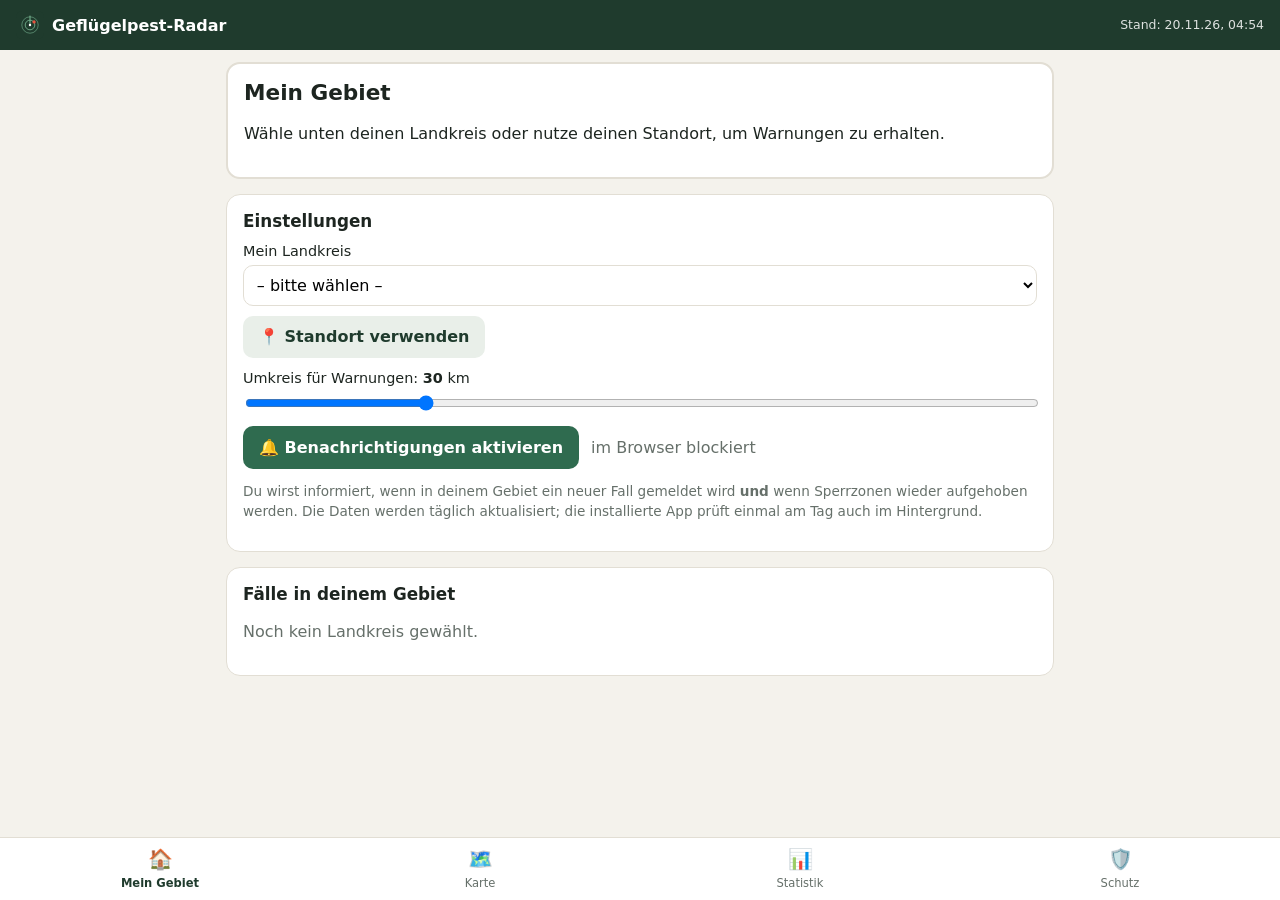
<file: index.html>
<!DOCTYPE html>
<html lang="de">
<head>
  <meta charset="utf-8">
  <meta name="viewport" content="width=device-width, initial-scale=1">
  <title>Geflügelpest-Radar</title>
  <meta name="description" content="Geflügelpest (HPAI) in Deutschland: Karte nach Landkreisen, Warnungen für dein Gebiet, Statistik und Biosicherheit.">
  <meta name="theme-color" content="#1f3b2d">
  <link rel="manifest" href="manifest.webmanifest">
  <link rel="icon" href="icon.svg" type="image/svg+xml">
  <link rel="apple-touch-icon" href="icon-192.png">
  <link rel="stylesheet" href="styles.css">
</head>
<body>
  <header class="topbar">
    <div class="brand">
      <img src="icon.svg" alt="" width="28" height="28">
      <span>Geflügelpest-Radar</span>
    </div>
    <button id="installBtn" class="btn install" type="button" hidden>📲 Installieren</button>
    <span id="dataStamp" class="stamp">Lade Daten …</span>
  </header>

  <div id="demoBanner" class="banner demo" hidden>
    DEMO-DATEN: Die angezeigten Fälle sind fiktiv und dienen nur zum Testen der App.
  </div>
  <div id="alerts"></div>

  <main>
    <!-- Mein Gebiet -->
    <section id="view-gebiet" class="view active">
      <div id="areaStatus" class="status-card">
        <h1>Mein Gebiet</h1>
        <p>Wähle deinen Landkreis, um Warnungen zu erhalten.</p>
      </div>

      <div class="card">
        <h2>Einstellungen</h2>
        <label class="field">
          <span>Mein Landkreis</span>
          <select id="kreisSelect"><option value="">– bitte wählen –</option></select>
        </label>
        <button id="locateBtn" class="btn secondary" type="button">📍 Standort verwenden</button>
        <label class="field">
          <span>Umkreis für Warnungen: <b id="radiusLabel">30</b> km</span>
          <input id="radiusInput" type="range" min="10" max="100" step="5" value="30">
        </label>
        <div class="row">
          <button id="notifyBtn" class="btn" type="button">🔔 Benachrichtigungen aktivieren</button>
          <span id="notifyState" class="muted"></span>
        </div>
        <p class="muted small">Du wirst informiert, wenn in deinem Gebiet ein neuer Fall gemeldet wird <b>und</b> wenn Sperrzonen wieder aufgehoben werden. Die Daten werden täglich aktualisiert; die installierte App prüft einmal am Tag auch im Hintergrund.</p>
      </div>

      <div class="card">
        <h2>Fälle in deinem Gebiet</h2>
        <div id="areaList" class="list"><p class="muted">Noch kein Landkreis gewählt.</p></div>
      </div>
    </section>

    <!-- Karte -->
    <section id="view-karte" class="view">
      <div class="card map-card">
        <div class="map-toolbar">
          <label><input type="checkbox" id="fltGefluegel" checked> Hausgeflügel</label>
          <label><input type="checkbox" id="fltWild" checked> Wildvögel</label>
          <label><input type="checkbox" id="fltND" checked> Newcastle</label>
          <span class="spacer"></span>
          <button class="icon-btn" id="zoomIn" type="button" aria-label="Hineinzoomen">+</button>
          <button class="icon-btn" id="zoomOut" type="button" aria-label="Herauszoomen">−</button>
          <button class="icon-btn" id="zoomReset" type="button" aria-label="Ansicht zurücksetzen">⟲</button>
        </div>
        <div id="mapWrap" class="map-wrap"><p class="muted pad">Karte wird geladen …</p></div>
        <div class="legend">
          <span><i class="sw sw-g"></i>aktiv · Hausgeflügel</span>
          <span><i class="sw sw-w"></i>aktiv · nur Wildvögel</span>
          <span><i class="sw sw-nd"></i>aktiv · Newcastle (ND)</span>
          <span><i class="sw sw-l"></i>aufgehoben (letzte 30 Tage)</span>
          <span><i class="sw sw-n"></i>keine Fälle</span>
        </div>
      </div>
      <div id="kreisDetail" class="card" hidden></div>
    </section>

    <!-- Statistik -->
    <section id="view-statistik" class="view">
      <div class="card">
        <h2>Fälle pro Woche</h2>
        <div id="weekChart"></div>
      </div>
      <div class="card">
        <h2>Nach Bundesland (aktuelle Saison)</h2>
        <div id="landTable"></div>
      </div>
      <div class="card">
        <h2>Archiv</h2>
        <p class="muted small">Fälle, deren Sperrzone seit mehr als 30 Tagen aufgehoben ist. Sie zählen weiter in der Statistik, erscheinen aber nicht mehr auf Karte und in deinem Gebiet.</p>
        <div id="archiveList"></div>
      </div>
    </section>

    <!-- Biosicherheit -->
    <section id="view-schutz" class="view">
      <div class="card">
        <h2>Verdacht? Sofort melden</h2>
        <p>Geflügelpest und Newcastle-Krankheit (atypische Geflügelpest) sind <b>anzeigepflichtige Tierseuchen</b>. Bei erhöhten Tierverlusten, deutlichem Leistungsabfall oder typischen Symptomen (Apathie, Atemnot, Blaufärbung von Kamm und Kehllappen, plötzliche Todesfälle) sofort das <b>zuständige Veterinäramt</b> des Landkreises bzw. der kreisfreien Stadt informieren.</p>
        <p>Tote Wildvögel (vor allem Wasservögel, Greifvögel, Kraniche) <b>nicht anfassen</b> und den Fund dem Veterinäramt melden.</p>
        <p id="vetHint" class="muted small"></p>
      </div>
      <div class="card">
        <h2>Biosicherheits-Checkliste</h2>
        <ul id="checklist" class="checklist"></ul>
        <p class="muted small">Dein Fortschritt wird nur auf diesem Gerät gespeichert.</p>
      </div>
      <div class="card">
        <h2>Offizielle Informationen</h2>
        <ul class="links">
          <li><a href="https://tsis.fli.de/" target="_blank" rel="noopener">TSIS – Tierseucheninformationssystem (FLI)</a></li>
          <li><a href="https://www.fli.de/de/aktuelles/tierseuchengeschehen/aviaere-influenza-ai-gefluegelpest/" target="_blank" rel="noopener">FLI – Geflügelpest: Lage &amp; Risikoeinschätzung</a></li>
          <li><a href="https://www.gesetze-im-internet.de/geflpestschv/" target="_blank" rel="noopener">Geflügelpest-Verordnung</a></li>
        </ul>
      </div>
      <div class="card small muted">
        <h2>Hinweise</h2>
        <p>Diese App ersetzt keine amtlichen Bekanntmachungen. Maßgeblich sind die Allgemeinverfügungen deines Landkreises (z. B. Aufstallungspflicht, Sperrzonen).</p>
        <p>Kreisgrenzen: © GeoBasis-DE / BKG, Datenlizenz Deutschland – Namensnennung – Version 2.0.</p>
        <p>Datenquelle: täglich recherchierte Meldungen von Landkreisen, Landesbehörden und Fachpresse (je Fall verlinkt). Unvollständigkeit möglich.</p>
      </div>
    </section>
  </main>

  <nav class="tabbar" aria-label="Navigation">
    <button data-view="gebiet" class="active" type="button"><span>🏠</span>Mein Gebiet</button>
    <button data-view="karte" type="button"><span>🗺️</span>Karte</button>
    <button data-view="statistik" type="button"><span>📊</span>Statistik</button>
    <button data-view="schutz" type="button"><span>🛡️</span>Schutz</button>
  </nav>

  <script src="app.js"></script>
</body>
</html>
</file>
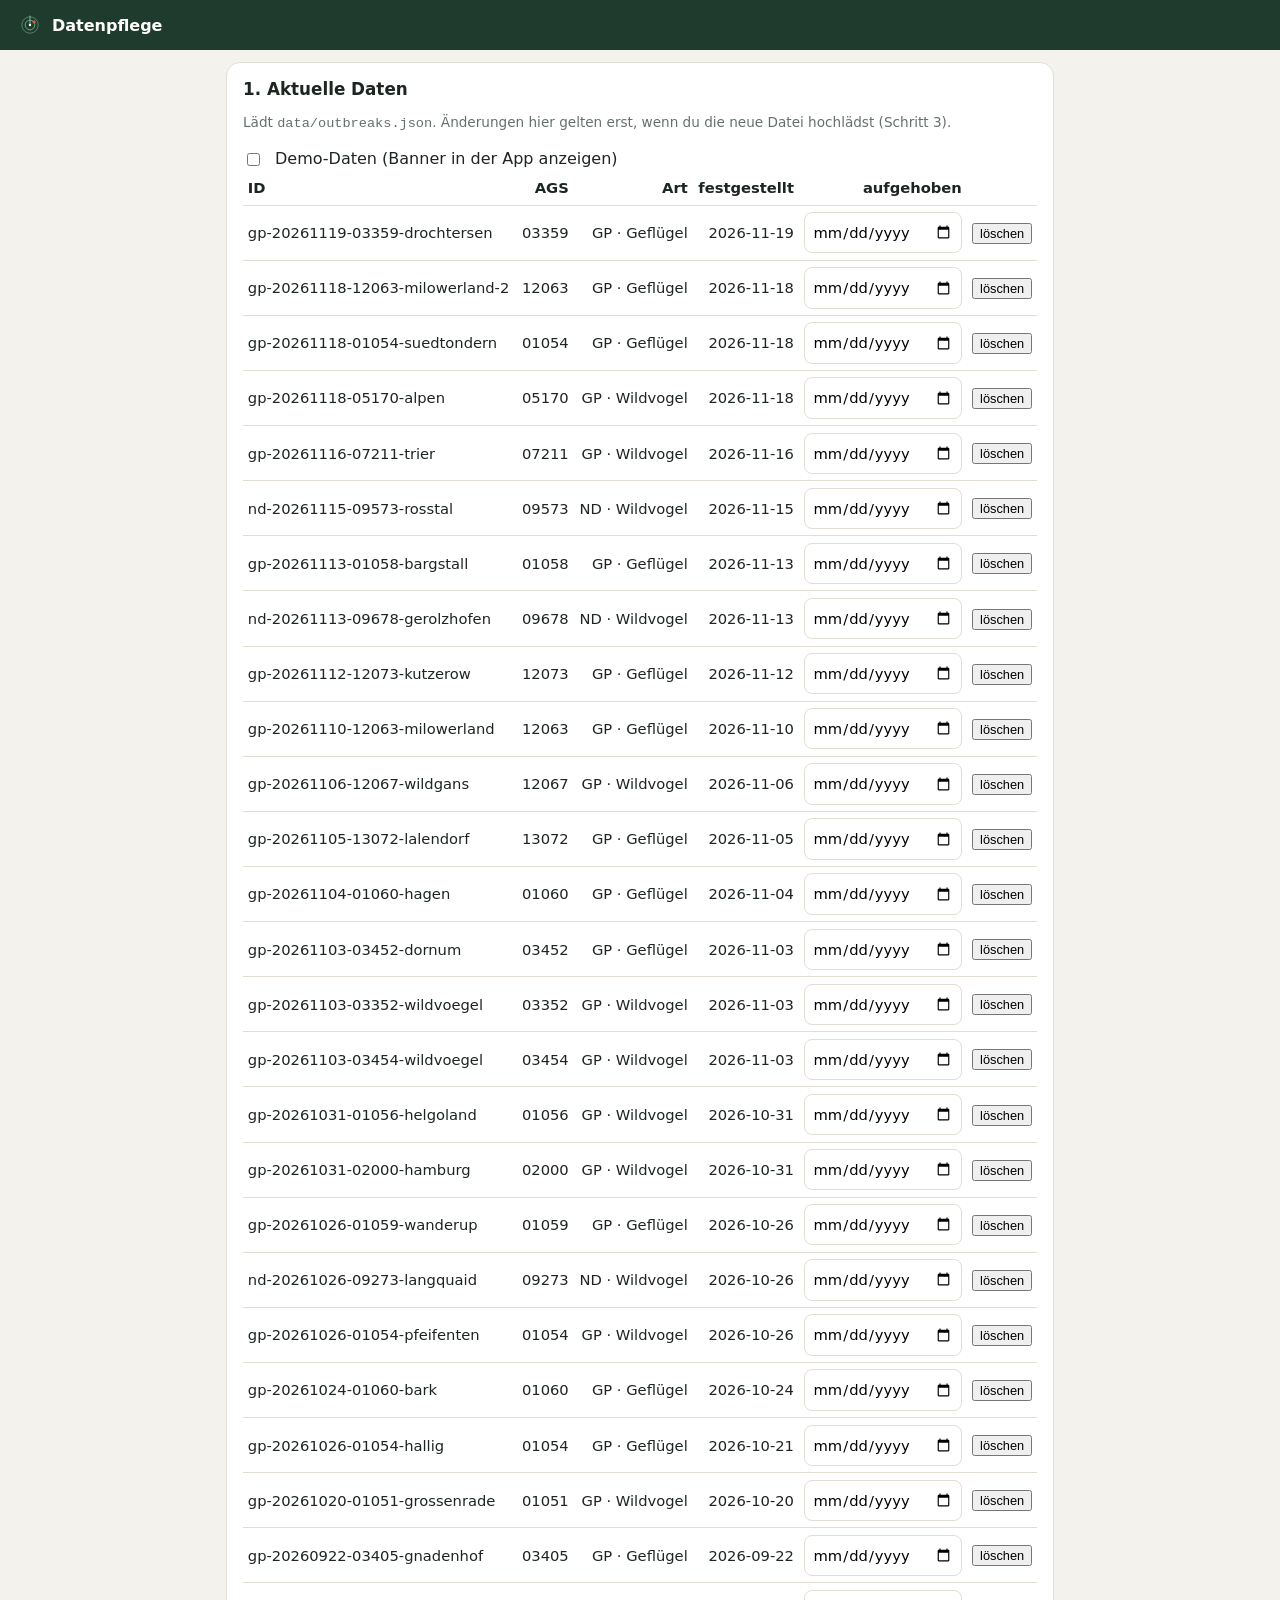
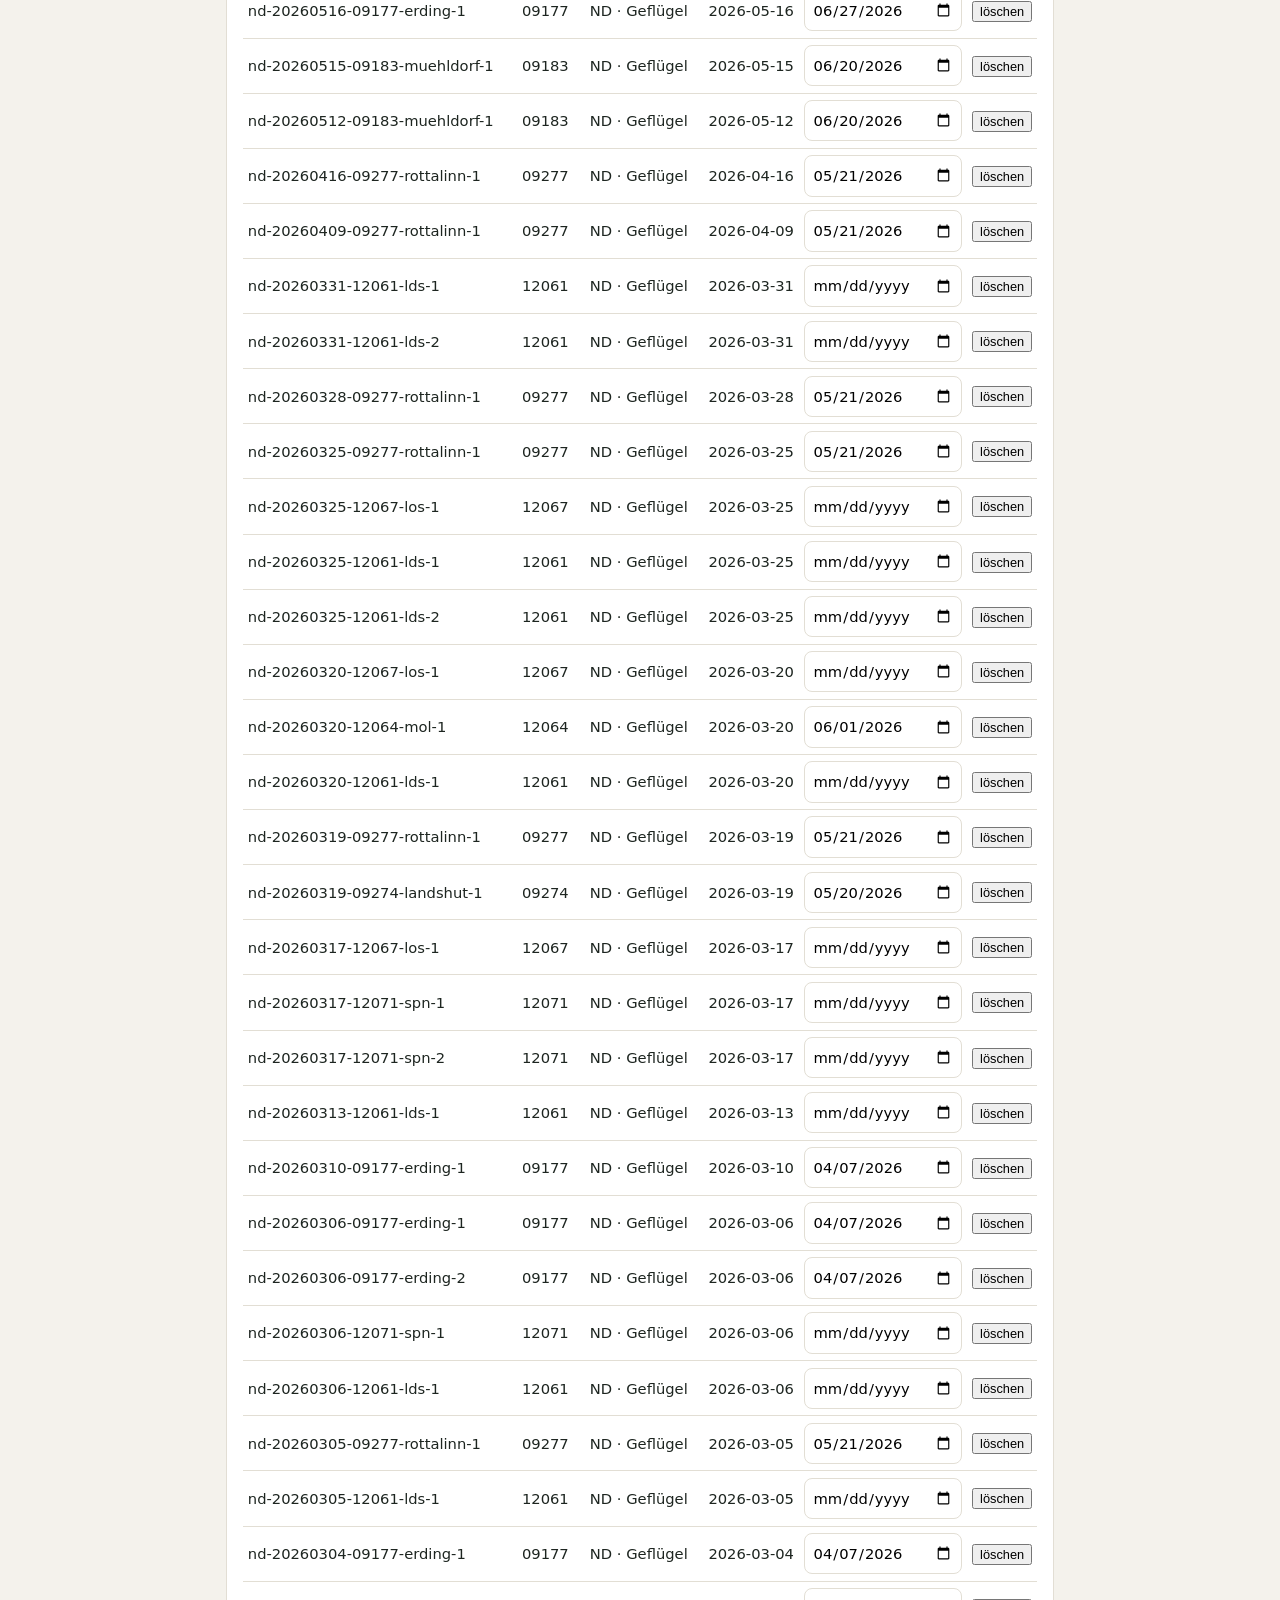
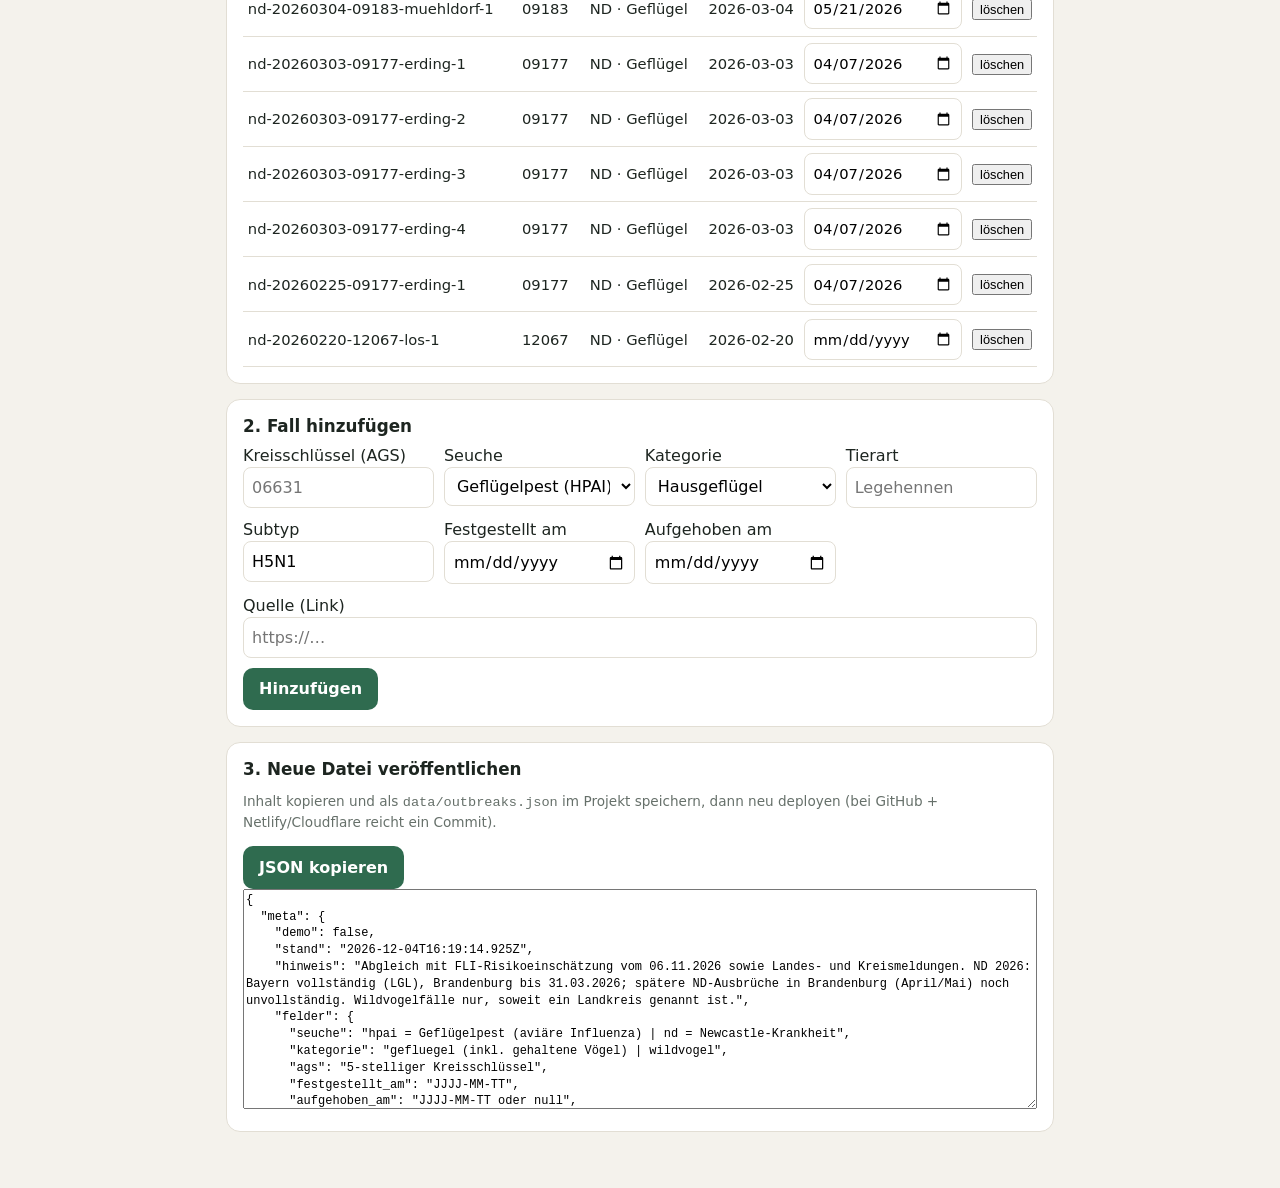
<file: admin.html>
<!DOCTYPE html>
<html lang="de">
<head>
  <meta charset="utf-8">
  <meta name="viewport" content="width=device-width, initial-scale=1">
  <meta name="robots" content="noindex">
  <title>Geflügelpest-Radar – Datenpflege</title>
  <link rel="stylesheet" href="styles.css">
  <style>
    body { padding-bottom: 2rem; }
    .grid { display: grid; grid-template-columns: repeat(auto-fit, minmax(180px, 1fr)); gap: .6rem; }
    input[type=text], input[type=date], input[type=url], select { width: 100%; font: inherit; padding: .5rem; border: 1px solid var(--line); border-radius: 8px; }
    textarea { width: 100%; height: 220px; font: 12px/1.4 ui-monospace, monospace; }
    td button { font-size: .8rem; }
  </style>
</head>
<body>
  <header class="topbar"><div class="brand"><img src="icon.svg" alt="" width="28" height="28"><span>Datenpflege</span></div></header>
  <main>
    <div class="card">
      <h2>1. Aktuelle Daten</h2>
      <p class="small muted">Lädt <code>data/outbreaks.json</code>. Änderungen hier gelten erst, wenn du die neue Datei hochlädst (Schritt 3).</p>
      <label class="row"><input type="checkbox" id="demo"> Demo-Daten (Banner in der App anzeigen)</label>
      <div id="tbl" class="list"></div>
    </div>

    <div class="card">
      <h2>2. Fall hinzufügen</h2>
      <form id="f" class="grid">
        <label>Kreisschlüssel (AGS)<input type="text" name="ags" pattern="\d{5}" required placeholder="06631"></label>
        <label>Seuche<select name="seuche"><option value="hpai">Geflügelpest (HPAI)</option><option value="nd">Newcastle-Krankheit (ND)</option></select></label>
        <label>Kategorie<select name="kategorie"><option value="gefluegel">Hausgeflügel</option><option value="wildvogel">Wildvogel</option></select></label>
        <label>Tierart<input type="text" name="tierart" placeholder="Legehennen"></label>
        <label>Subtyp<input type="text" name="subtyp" value="H5N1"></label>
        <label>Festgestellt am<input type="date" name="festgestellt_am" required></label>
        <label>Aufgehoben am<input type="date" name="aufgehoben_am"></label>
        <label style="grid-column: 1 / -1">Quelle (Link)<input type="url" name="quelle" placeholder="https://…"></label>
        <div><button class="btn" type="submit">Hinzufügen</button></div>
      </form>
    </div>

    <div class="card">
      <h2>3. Neue Datei veröffentlichen</h2>
      <p class="small muted">Inhalt kopieren und als <code>data/outbreaks.json</code> im Projekt speichern, dann neu deployen (bei GitHub + Netlify/Cloudflare reicht ein Commit).</p>
      <div class="row"><button class="btn" id="copy" type="button">JSON kopieren</button><span id="copied" class="muted small"></span></div>
      <textarea id="out" readonly></textarea>
    </div>
  </main>
<script>
'use strict';
let data = { meta: {}, faelle: [] };
const $ = (s) => document.querySelector(s);
const esc = (s) => String(s ?? '').replace(/[&<>"]/g, (c) => ({ '&': '&amp;', '<': '&lt;', '>': '&gt;', '"': '&quot;' }[c]));

function render() {
  data.meta.stand = new Date().toISOString();
  data.meta.demo = $('#demo').checked;
  const rows = [...data.faelle].sort((a, b) => (b.festgestellt_am || '').localeCompare(a.festgestellt_am || ''));
  $('#tbl').innerHTML = `<table><thead><tr><th>ID</th><th>AGS</th><th>Art</th><th>festgestellt</th><th>aufgehoben</th><th></th></tr></thead><tbody>${
    rows.map((o) => `<tr><td>${esc(o.id)}</td><td>${esc(o.ags)}</td><td>${o.seuche === 'nd' ? 'ND' : 'GP'} · ${o.kategorie === 'wildvogel' ? 'Wildvogel' : 'Geflügel'}</td>
      <td>${esc(o.festgestellt_am)}</td>
      <td><input type="date" value="${esc(o.aufgehoben_am || '')}" data-id="${esc(o.id)}" class="lift"></td>
      <td><button type="button" data-del="${esc(o.id)}">löschen</button></td></tr>`).join('')}</tbody></table>`;
  $('#out').value = JSON.stringify(data, null, 2);
}

$('#tbl').addEventListener('change', (e) => {
  if (!e.target.classList.contains('lift')) return;
  const o = data.faelle.find((x) => x.id === e.target.dataset.id); o.aufgehoben_am = e.target.value || null; render();
});
$('#tbl').addEventListener('click', (e) => {
  const id = e.target.dataset.del; if (!id) return;
  if (e.target.textContent !== 'sicher?') { e.target.textContent = 'sicher?'; return; }
  data.faelle = data.faelle.filter((x) => x.id !== id); render();
});
$('#demo').onchange = render;
$('#f').onsubmit = (e) => {
  e.preventDefault();
  const fd = Object.fromEntries(new FormData(e.target));
  const id = 'gp-' + fd.festgestellt_am.replaceAll('-', '') + '-' + fd.ags + '-' + Math.random().toString(36).slice(2, 6);
  data.faelle.push({ id, ags: fd.ags, seuche: fd.seuche, kategorie: fd.kategorie, tierart: fd.tierart, subtyp: fd.subtyp,
    festgestellt_am: fd.festgestellt_am, aufgehoben_am: fd.aufgehoben_am || null, quelle: fd.quelle || null });
  e.target.reset(); render();
};
$('#copy').onclick = async () => {
  try { await navigator.clipboard.writeText($('#out').value); $('#copied').textContent = 'kopiert ✓'; }
  catch { $('#out').select(); $('#copied').textContent = 'Bitte manuell kopieren (Strg+C)'; }
};
fetch('data/outbreaks.json', { cache: 'no-cache' }).then((r) => r.json())
  .then((d) => { data = d; data.meta ??= {}; data.faelle ??= []; $('#demo').checked = !!data.meta.demo; render(); })
  .catch(() => render());
</script>
</body>
</html>
</file>
<file: styles.css>
:root {
  --bg: #f4f2ec;
  --card: #ffffff;
  --ink: #1d2520;
  --muted: #66706a;
  --line: #e2ded4;
  --brand: #1f3b2d;
  --accent: #2f6b4f;
  --red: #c8372d;
  --orange: #e08a1e;
  --lifted: #8fb8d6;
  --none: #e7e4dc;
  --ok: #2f7d4f;
  --radius: 14px;
}
* { box-sizing: border-box; }
html, body { margin: 0; }
body {
  font: 16px/1.45 system-ui, -apple-system, "Segoe UI", Roboto, sans-serif;
  background: var(--bg);
  color: var(--ink);
  padding-bottom: calc(72px + env(safe-area-inset-bottom));
}
a { color: var(--accent); }
h1, h2 { margin: 0 0 .5rem; line-height: 1.2; }
h1 { font-size: 1.35rem; }
h2 { font-size: 1.05rem; }
.muted { color: var(--muted); }
.small { font-size: .85rem; }
.pad { padding: 1rem; }

.topbar {
  position: sticky; top: 0; z-index: 10;
  display: flex; align-items: center; justify-content: space-between; gap: .75rem;
  padding: .7rem 1rem; padding-top: calc(.7rem + env(safe-area-inset-top));
  background: var(--brand); color: #fff;
}
.brand { display: flex; align-items: center; gap: .5rem; font-weight: 700; }
.stamp { font-size: .78rem; opacity: .85; text-align: right; }

.banner { padding: .6rem 1rem; font-size: .9rem; }
.banner.demo { background: #fff3cd; color: #6b4e00; border-bottom: 1px solid #f0dc9a; font-weight: 600; }
#alerts .alert {
  margin: .75rem 1rem 0; padding: .75rem 1rem; border-radius: var(--radius);
  display: flex; gap: .75rem; align-items: flex-start; font-size: .95rem;
}
.alert.new { background: #fde8e6; border: 1px solid #f3b9b3; }
.alert.lifted { background: #e3f1e8; border: 1px solid #a9d3b8; }
.alert button { margin-left: auto; background: none; border: 0; font-size: 1.1rem; cursor: pointer; color: inherit; }

main { max-width: 860px; margin: 0 auto; padding: .75rem 1rem; }
.view { display: none; }
.view.active { display: block; }

.card, .status-card {
  background: var(--card); border: 1px solid var(--line); border-radius: var(--radius);
  padding: 1rem; margin-bottom: .9rem;
}
.status-card { border-width: 2px; }
.status-card.ok { border-color: var(--ok); background: #f0f8f3; }
.status-card.warn { border-color: var(--orange); background: #fff6ea; }
.status-card.alarm { border-color: var(--red); background: #fdf0ee; }
.status-card .big { font-size: 1.1rem; font-weight: 700; margin: .25rem 0; }

.field { display: block; margin: .6rem 0; }
.field > span { display: block; font-size: .9rem; margin-bottom: .25rem; }
select, input[type=range] { width: 100%; }
select { font: inherit; padding: .55rem; border-radius: 10px; border: 1px solid var(--line); background: #fff; }
.row { display: flex; align-items: center; gap: .75rem; flex-wrap: wrap; margin-top: .5rem; }

.btn {
  font: inherit; font-weight: 600; cursor: pointer;
  border: 0; border-radius: 10px; padding: .6rem 1rem;
  background: var(--accent); color: #fff;
}
.btn.secondary { background: #e9efe9; color: var(--brand); }
.btn:disabled { opacity: .55; cursor: default; }
.icon-btn {
  width: 34px; height: 34px; border-radius: 9px; border: 1px solid var(--line);
  background: #fff; font-size: 1.1rem; cursor: pointer;
}

.list .item { padding: .65rem 0; border-top: 1px solid var(--line); }
.list .item:first-child { border-top: 0; }
.item .title { font-weight: 600; }
.tag { display: inline-block; font-size: .75rem; font-weight: 700; padding: .1rem .45rem; border-radius: 6px; margin-right: .35rem; vertical-align: 1px; }
.tag.g { background: #fbe0dd; color: var(--red); }
.tag.w { background: #fdebd2; color: #9a5a07; }
.tag.l { background: #ddeaf4; color: #2d5f84; }

.map-card { padding: .5rem; }
.map-toolbar { display: flex; align-items: center; gap: .75rem; padding: .25rem .25rem .5rem; font-size: .9rem; flex-wrap: wrap; }
.spacer { flex: 1; }
.map-wrap { position: relative; width: 100%; aspect-ratio: 3 / 4; max-height: 72vh; background: #eef3f6; border-radius: 10px; overflow: hidden; touch-action: none; }
.map-wrap svg { width: 100%; height: 100%; display: block; cursor: grab; }
.map-wrap svg.dragging { cursor: grabbing; }
.map-wrap path { stroke: #fff; stroke-width: .6; vector-effect: non-scaling-stroke; }
.map-wrap path.sel { stroke: var(--brand); stroke-width: 2.5; }
.map-wrap path.home { stroke: #111; stroke-width: 2; stroke-dasharray: 4 2; }
.map-wrap circle.me { fill: #1565c0; stroke: #fff; stroke-width: 2; vector-effect: non-scaling-stroke; }
.legend { display: flex; flex-wrap: wrap; gap: .4rem 1rem; font-size: .8rem; padding: .5rem .25rem 0; color: var(--muted); }
.sw { display: inline-block; width: 12px; height: 12px; border-radius: 3px; margin-right: .3rem; vertical-align: -1px; }
.sw-g { background: var(--red); } .sw-w { background: var(--orange); } .sw-l { background: var(--lifted); } .sw-n { background: var(--none); border: 1px solid #ccc; }

table { width: 100%; border-collapse: collapse; font-size: .92rem; }
th, td { text-align: left; padding: .4rem .3rem; border-bottom: 1px solid var(--line); }
th:not(:first-child), td:not(:first-child) { text-align: right; }
.chart svg { width: 100%; height: auto; }

.checklist { list-style: none; padding: 0; margin: 0; }
.checklist li { padding: .45rem 0; border-top: 1px solid var(--line); }
.checklist li:first-child { border-top: 0; }
.checklist label { display: flex; gap: .6rem; align-items: flex-start; cursor: pointer; }
.checklist input { margin-top: .25rem; width: 18px; height: 18px; flex: none; }
.links { padding-left: 1.1rem; margin: 0; }
.links li { margin: .3rem 0; }

.tabbar {
  position: fixed; bottom: 0; left: 0; right: 0; z-index: 10;
  display: grid; grid-template-columns: repeat(4, 1fr);
  background: #fff; border-top: 1px solid var(--line);
  padding-bottom: env(safe-area-inset-bottom);
}
.tabbar button {
  font: inherit; font-size: .72rem; background: none; border: 0; padding: .45rem 0 .5rem;
  display: flex; flex-direction: column; align-items: center; gap: .1rem; color: var(--muted); cursor: pointer;
}
.tabbar button span { font-size: 1.25rem; }
.tabbar button.active { color: var(--brand); font-weight: 700; }

@media (min-width: 900px) {
  .map-wrap { aspect-ratio: 4 / 5; }
}

.btn.install { padding: .35rem .7rem; font-size: .8rem; background: #7fbf9a; color: #10241a; margin-left: auto; }
.topbar .stamp { margin-left: .5rem; }
.tag.n { background: #ebe1f6; color: #5b3590; }
.sw-nd { background: var(--nd); }
:root { --nd: #7b4fb3; }
details summary { cursor: pointer; color: var(--accent); font-weight: 600; margin: .25rem 0 .5rem; }
</file>
